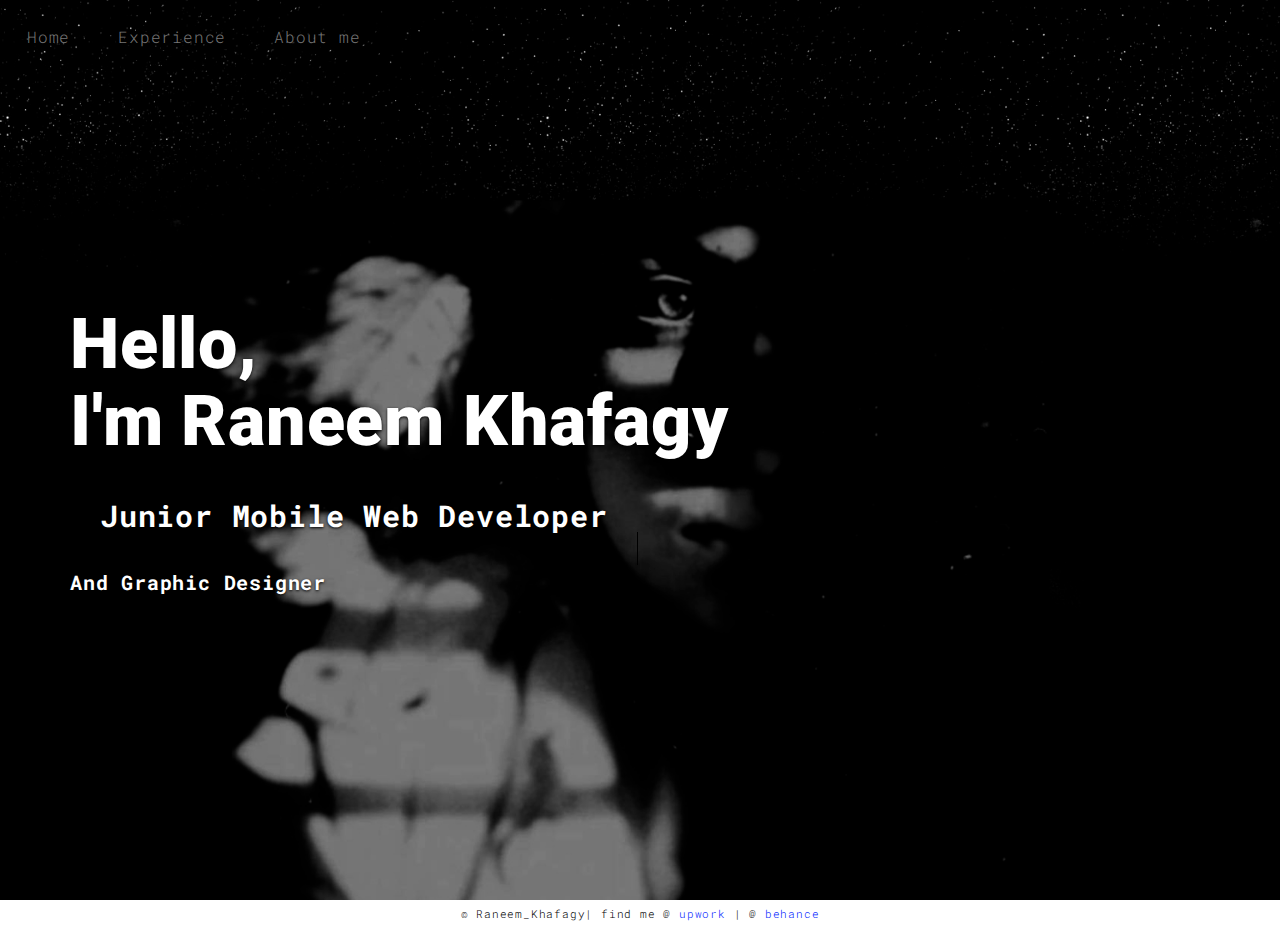
<file: index.html>
<!DOCTYPE html>
<html lang="en">

<head>
  <meta charset="UTF-8">
  <!-- Edge mode tells Internet Explorer to display content in the highest mode available. -->
  <meta content="IE=edge" http-equiv="X-UA-Compatible">
  <!--sets the width of the page to follow the screen-width of the device (which will vary depending on the device)-->
  <meta content="width=device-width,initial-scale=1" name="viewport">
  <!--describes and summarizes the contents of your page for the benefit of users and search engines-->
  <meta content="description" name="description">
  <link href="./images/r.ico" rel="icon">

  <title>Home</title>

  <link href="./css/main.css" rel="stylesheet">

  <nav class="nav">
    <div id="mainListDiv" class="main_list">
      <ul class="navlinks">
        <li><a class="active" href="./index.html">Home</a></li>
        <li><a href="./experience.html">Experience</a></li>
        <li><a href="./about.html">About me</a></li>
      </ul>
    </div>
    </div>
  </nav>
</head>

<body>

  <div class="homepage hero-full-container background-image-container white-text-container" style="background-image: url('./images/space.jpg')">
    <div class="container">
      <div class="row">
        <div class="col-xs-12">
          <div class="hero-full-wrapper">
            <div class="text-content">
          <h1>Hello,<br>

            I'm Raneem Khafagy<br></h1>
          <h2>Junior Mobile Web Developer<br></h2>
          <h3>And Graphic Designer</h3>
        </div>
          </div>
        </div>
      </div>
    </div>
  </div>


  <footer>
    <p>© Raneem_Khafagy| find me @ <a href="https://www.upwork.com/freelancers/~01068772bd94230130">upwork</a>
      | @ <a href="https://www.behance.net/Raneemkhafagy">behance</a></p>
  </footer>
</body>

</html>
</file>
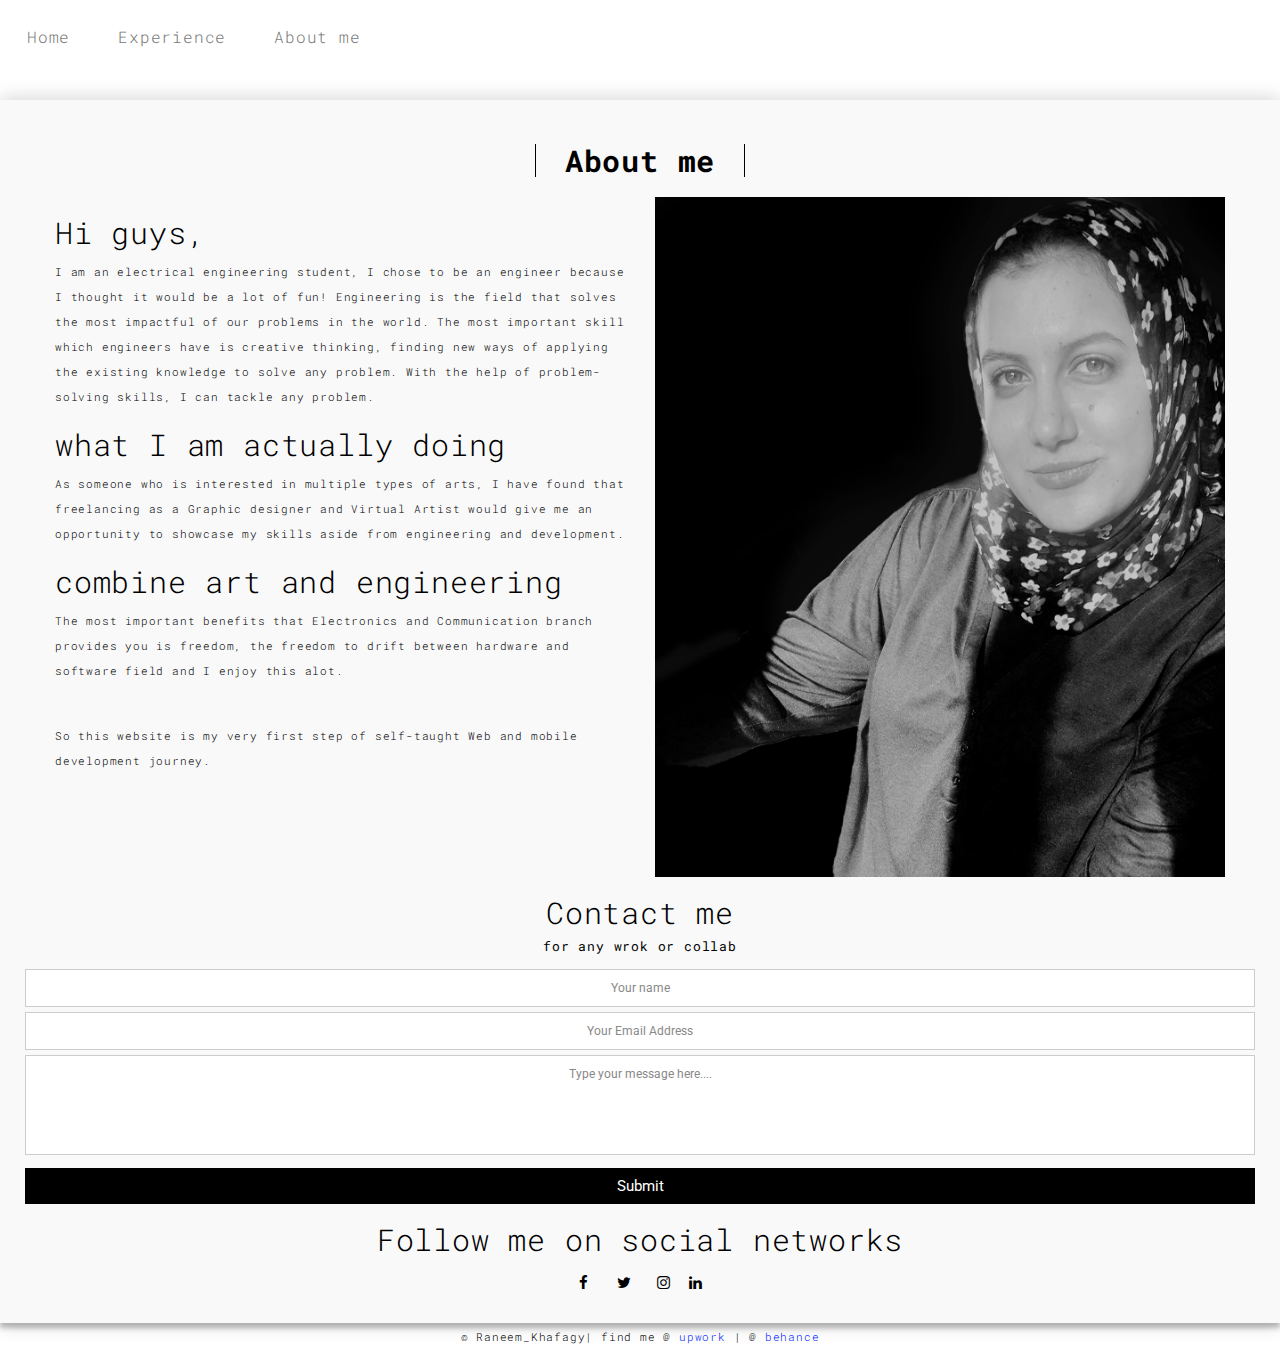
<file: about.html>
<!DOCTYPE html>
<html lang="en">

<head>
  <meta charset="UTF-8">
  <!-- Edge mode tells Internet Explorer to display content in the highest mode available. -->
  <meta content="IE=edge" http-equiv="X-UA-Compatible">
  <!--sets the width of the page to follow the screen-width of the device (which will vary depending on the device)-->
  <meta content="width=device-width,initial-scale=1" name="viewport">

  <link href="./images/r.ico" rel="icon">

  <title>About Raneem</title>

  <link href="./css/main.css" rel="stylesheet">
</head>
<nav class="nav">
  <div id="mainListDiv" class="main_list">
    <ul class="navlinks">
      <li><a href="./index.html">Home</a></li>
      <li><a href="./experience.html">Experience</a></li>
      <li><a class="active" href="./about.html">About me</a></li>
    </ul>
  </div>

  </div>
</nav>

<body>

  <section data-nav="Section 1" id="frame">
  <div class="container">
      <div class="row">
        <div class="text-center">
          <h2>About me</h2>
        </div>
        <div class="row">

          <div class=" col-xs-12 col-md-6">
            <h3>Hi guys,</h3>
            <p>I am an electrical engineering student,
              I chose to be an engineer because I thought it would be a lot of fun!
              Engineering is the field that solves the most impactful of our problems in the world.
              The most important skill which engineers have is creative thinking, finding new ways of applying the existing knowledge to solve any problem.
              With the help of problem-solving skills, I can tackle any problem.
            </p>
            <h3>what I am actually doing</h3>
            <p>As someone who is interested in multiple types of arts, 
              I have found that freelancing as a Graphic designer and Virtual Artist 
              would give me an opportunity to showcase my skills aside from engineering and development.
            </p>
            <h3>combine art and engineering</h3>
            <p>The most important benefits that Electronics and Communication branch provides you is freedom,
              the freedom to drift between hardware and software field and I enjoy this alot.
             </p>
            <br>
            <p>So this website is my very first step of self-taught Web and mobile development journey.</p>
              
          </div>

          <div class=" col-xs-12 col-md-6">

              <img src="./images/profil.jpg" class="img-responsive" alt="">


          </div>
        </div>
      </div>
    </div>

    <form action="mailto:raneemkhafagy@gmail.com" method="post" id="form" enctype="text/plain" class="contact-form">
      <h3 class="text-center">Contact me</h3>
      <h4 class="text-center">for any wrok or collab</h4>

      <input placeholder="Your name" type="text" name="name" tabindex="1" required>

      <input placeholder="Your Email Address" type="email" name="mail" tabindex="2">

      <textarea  placeholder="Type your message here...." tabindex="5" name="message"></textarea>

      <button name="submit" type="submit" id="contact-submit" value="Send">Submit</button>

      <div class="text-center">
        <h3>Follow me on social networks</h3>
        <a href="https://www.facebook.com/profile.php?id=100007644077272" class="fa-icon">
          <i class="fa fa-facebook"></i>
        </a>
        <a href="https://twitter.com/Raneem__Khafagy" class="fa-icon">
          <i class="fa fa-twitter"></i>
        </a>
        <a class="fa-icon fa-icon-2x" href="https://www.instagram.com/raneem_khafagy/">
          <i class="fa fa-instagram"></i>
          <a href="https://www.linkedin.com/in/raneem-khafagy-60b59a168/" class="fa-icon">
            <i class="fa fa-linkedin"></i>
          </a>
      </div>
    </form>
  </section>
</body>
<footer >
  <p>© Raneem_Khafagy| find me @ <a href="https://www.upwork.com/freelancers/~01068772bd94230130">upwork</a>
    | @ <a href="https://www.behance.net/Raneemkhafagy">behance</a></p>
</footer>

</html>
</file>
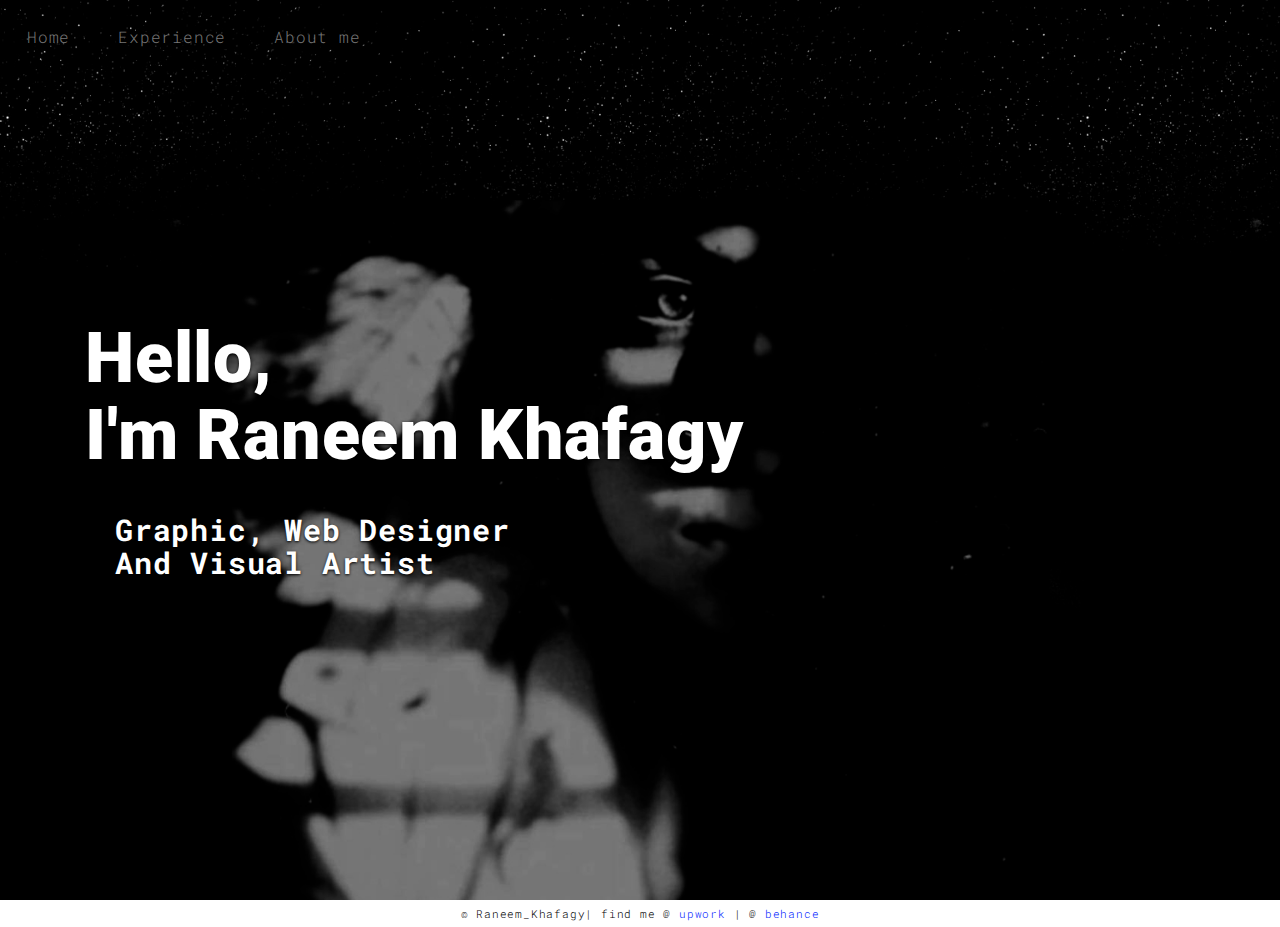
<file: blog homepage.html>
<!DOCTYPE html>
<html lang="en">

<head>
  <meta charset="UTF-8">
  <!-- Edge mode tells Internet Explorer to display content in the highest mode available. -->
  <meta content="IE=edge" http-equiv="X-UA-Compatible">
  <!--sets the width of the page to follow the screen-width of the device (which will vary depending on the device)-->
  <meta content="width=device-width,initial-scale=1" name="viewport">
  <!--describes and summarizes the contents of your page for the benefit of users and search engines-->
  <meta content="description" name="description">
  <link href="./images/r.ico" rel="icon">

  <title>Home</title>

  <link href="./css/main.css" rel="stylesheet">

    <nav class="nav">
            <div id="mainListDiv" class="main_list">
                <ul class="navlinks">
                  <li><a class="active"href="./index.html">Home</a></li>
                  <li><a href="./experience.html">Experience</a></li>
                  <li><a href="./about.html">About me</a></li>
                </ul>
            </div>
        </div>
    </nav>
  </header>

  <body>

  <div class="homepage hero-full-container background-image-container white-text-container" style="background-image: url('./images/space.jpg')">
    <div class="container">

        <div class="col-xs-12">
          <div class="hero-full-wrapper">
            <div class="text-content">
              <h1>Hello,<br>

                I'm Raneem Khafagy<br></h1>
              <h2>Graphic, Web Designer<br>
                And Visual Artist</h2>


            </div>
          </div>
        </div>
      </div>

  </div>


  <footer>
          <p>© Raneem_Khafagy| find me @ <a href="https://www.upwork.com/freelancers/~01068772bd94230130">upwork</a>
            | @ <a href="https://www.behance.net/Raneemkhafagy">behance</a></p>
  </footer>
</body>
</html>
</file>
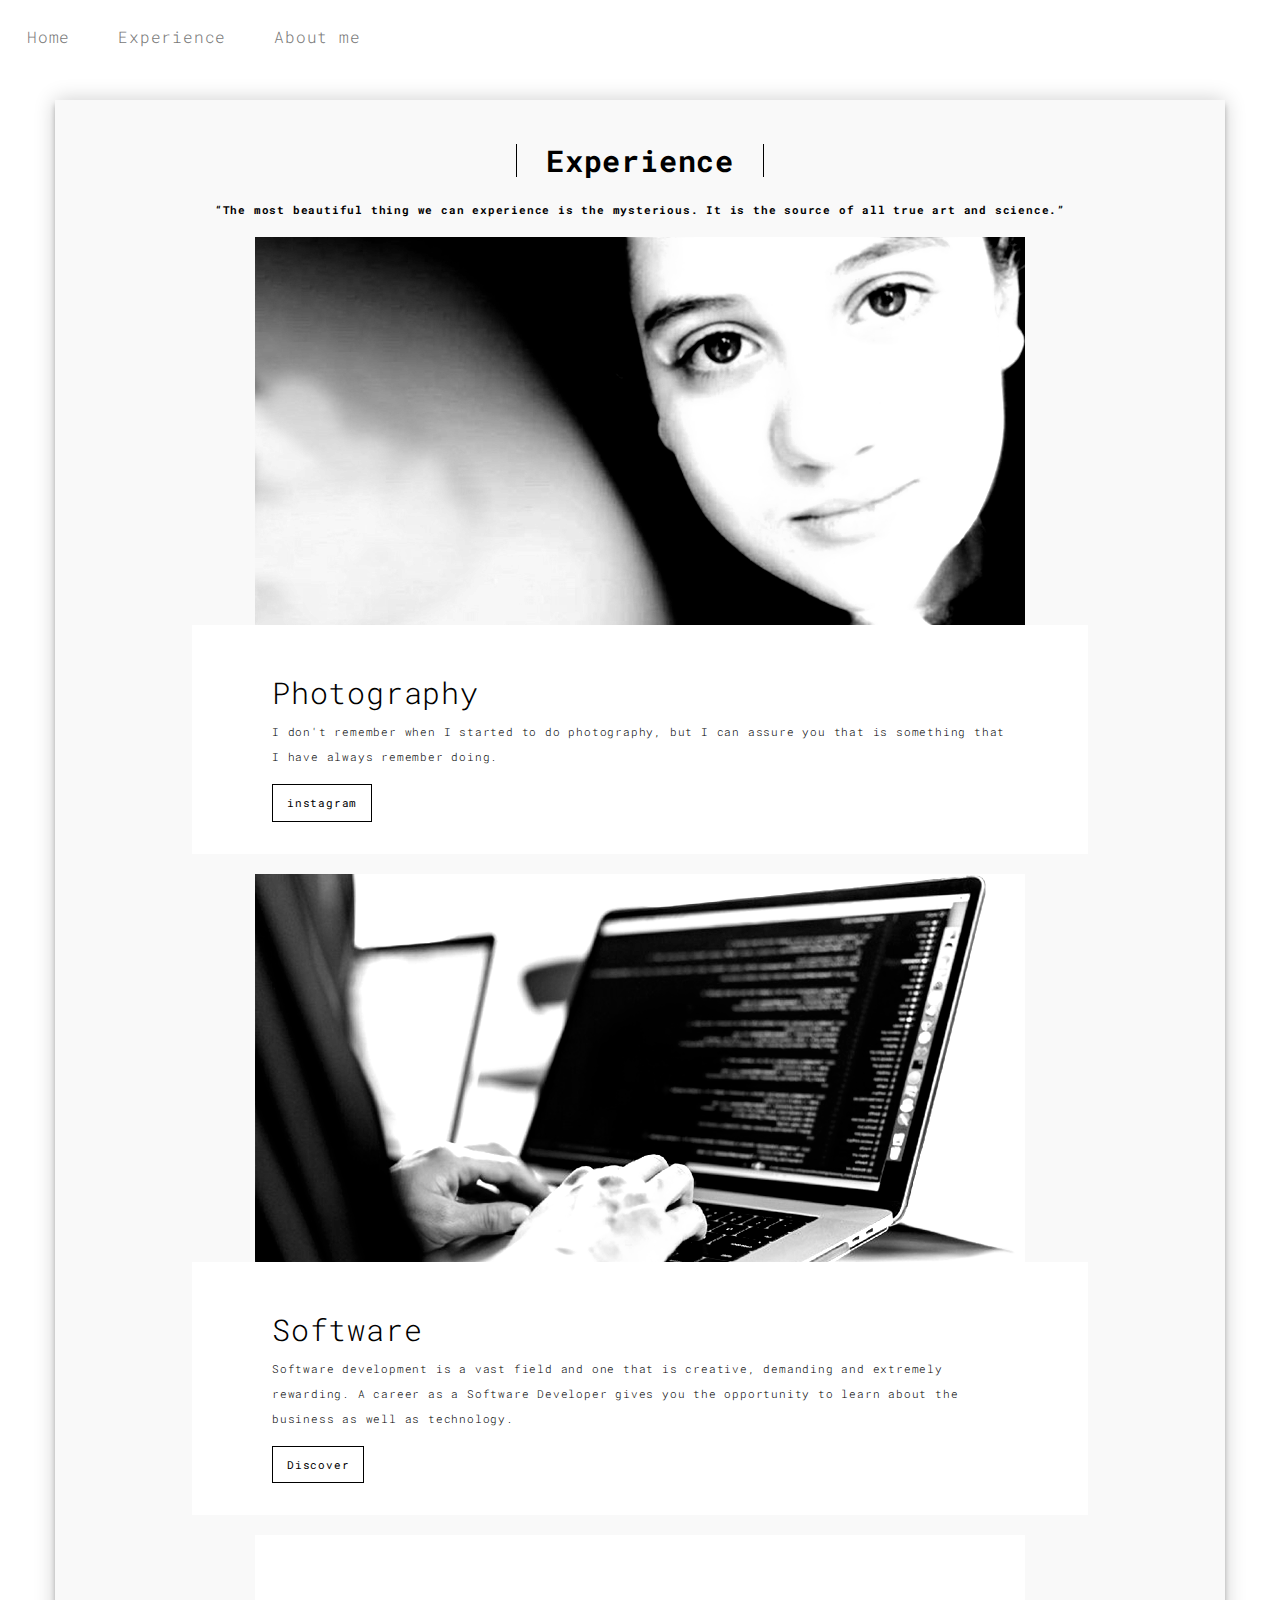
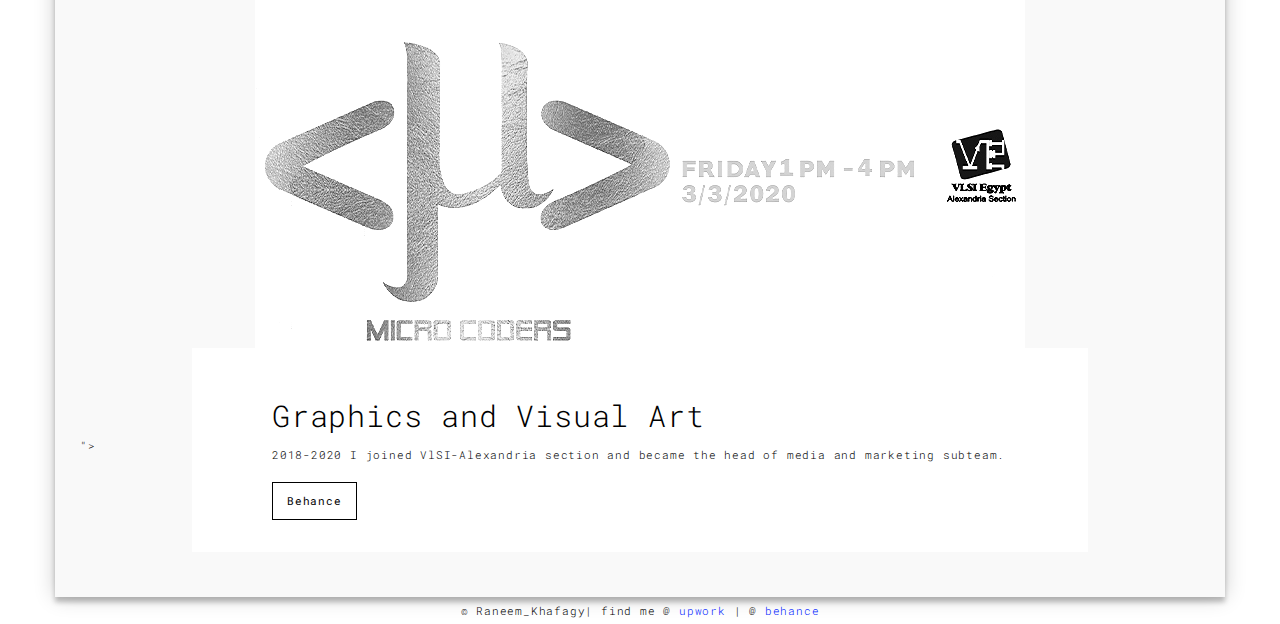
<file: experience.html>
<!DOCTYPE html>
<html lang="en">

<head>
  <meta charset="UTF-8">
  <!-- Edge mode tells Internet Explorer to display content in the highest mode available. -->
  <meta content="IE=edge" http-equiv="X-UA-Compatible">
  <!--sets the width of the page to follow the screen-width of the device (which will vary depending on the device)-->
  <meta content="width=device-width,initial-scale=1" name="viewport">
  <link href="./images/r.ico" rel="icon">

  <title>Experience</title>

  <link href="./css/main.css" rel="stylesheet">
</head>
<nav class="nav">
  <div id="mainListDiv" class="main_list">
    <ul class="navlinks">
      <li><a href="./index.html">Home</a></li>
      <li><a class="active" href="./experience.html">Experience</a></li>
      <li><a href="./about.html">About me</a></li>
    </ul>
  </div>
</nav>



<div class="container" id="frame">
  <div class="row">
    <div class="text-center">
      <h1 class="h2">Experience</h1>
      <p class="bold"><q>The most beautiful thing we can experience is the mysterious. It is the source of all true art and science.</q></p>
    </div>

    <div class="col-md-12">
      <div class="item active">

        <div class="experience">

          <a href="https://www.instagram.com/raneem_khafagy/" class="black-image-project-hover">
            <img src="./images/work01-hover.jpg" alt="" class="img-responsive center-block">

          </a>
          <div class="card-container card-container-lg">

            <h3>Photography</h3>
            <p>I don't remember when I started to do photography, but I can assure you that is something that I have always remember doing.</p>
            <a href="https://www.instagram.com/raneem_khafagy/" class="btn btn-default">instagram</a>
          </div>
        </div>
        <div class="experience">
          <a href="https://www.upwork.com/freelancers/~01068772bd94230130" class="black-image-project-hover">
            <img src="./images/work02-hover.jpg" alt="" class="img-responsive center-block">
          </a>
          <div class="card-container card-container-lg">

            <h3>Software</h3>
            <p>Software development is a vast field and one that is creative, demanding and extremely rewarding. A career as a Software Developer gives you the opportunity to learn about the business as well as technology.</p>
            <a href="./software.html" class="btn btn-default">Discover</a>
          </div>
        </div>
        <div class="experience">
          <a href="./work.html" class="black-image-project-hover">
            <img src="./images/work03-hover.jpg" alt="" class="img-responsive center-block">
          </a>">
          </a>
          <div class="card-container card-container-lg">

            <h3>Graphics and Visual Art</h3>
            <p>2018-2020 I joined VlSI-Alexandria section and became the head of media and marketing subteam. </p>
            <a href="https://www.behance.net/Raneemkhafagy" class="btn btn-default">Behance</a>
          </div>
        </div>

      </div>

    </div>

  </div>

</div>



<footer>
  <p>© Raneem_Khafagy| find me @ <a href="https://www.upwork.com/freelancers/~01068772bd94230130">upwork</a>
    | @ <a href="https://www.behance.net/Raneemkhafagy">behance</a></p>
</footer>

</html>
</file>
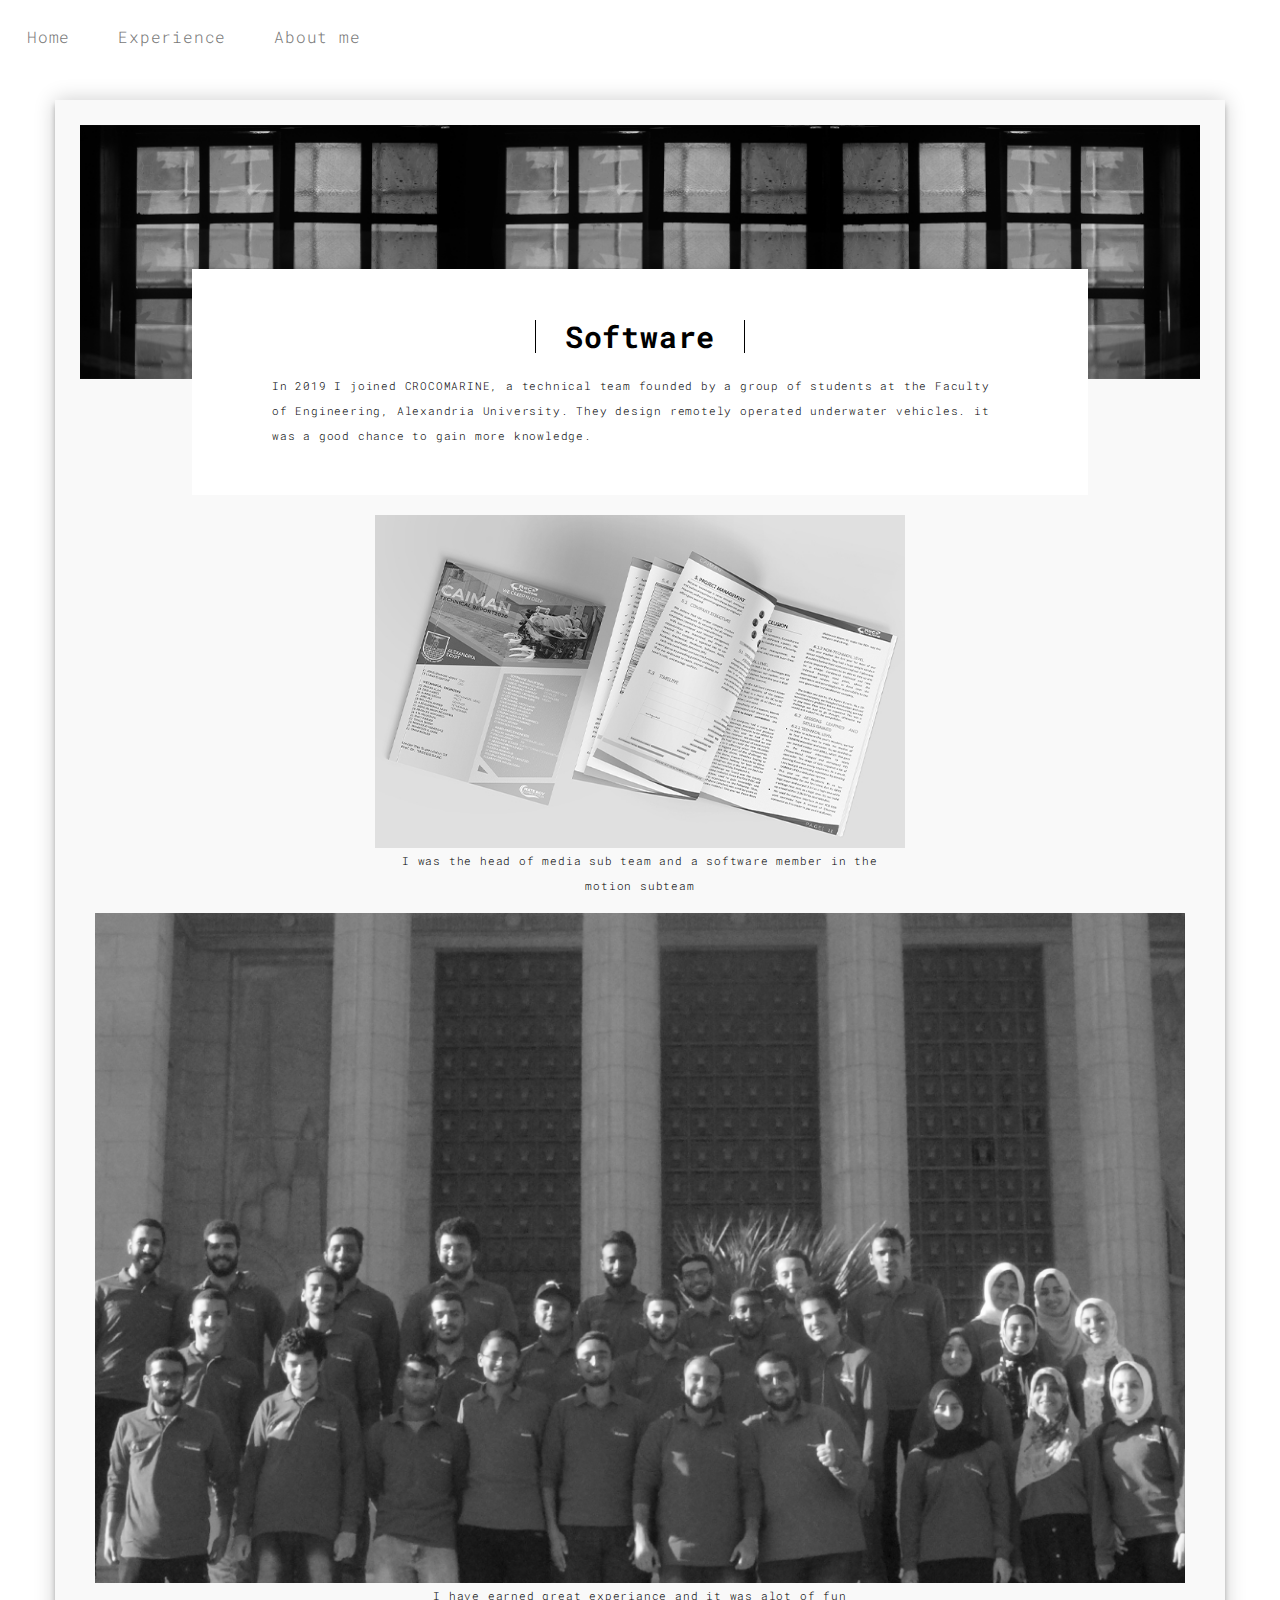
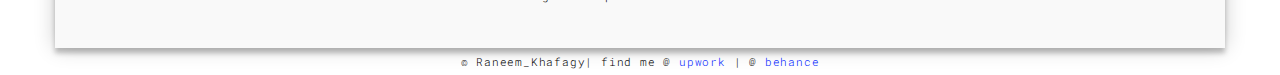
<file: software.html>
<!DOCTYPE html>
<html lang="en">

<head>
  <meta charset="UTF-8">
  <!-- Edge mode tells Internet Explorer to display content in the highest mode available. -->
  <meta content="IE=edge" http-equiv="X-UA-Compatible">
  <!--sets the width of the page to follow the screen-width of the device (which will vary depending on the device)-->
  <meta content="width=device-width,initial-scale=1" name="viewport">
  <!--describes and summarizes the contents of your page for the benefit of users and search engines-->
  <meta content="description" name="description">
  <link href="./images/r.ico" rel="icon">

  <title>Software</title>

  <link href="./css/main.css" rel="stylesheet">

</head>
<nav class="nav">
  <div id="mainListDiv" class="main_list">
    <ul class="navlinks">
      <li><a href="./index.html">Home</a></li>
      <li><a href="./experience.html">Experience</a></li>
      <li><a class="active" href="./about.html">About me</a></li>
    </ul>
  </div>
</nav>

<body>

  <div class="container" id="frame">
    <div class="row">
      <div class="col-xs-12">
        <img src="./images/software/work001-01.jpg" class="img-responsive" alt="">
        <div class="card-container">
          <div class="text-center">
            <h2>Software</h2>
          </div>
          <p>In 2019 I joined CROCOMARINE, a technical team founded by a group of students at the Faculty of Engineering, Alexandria University. They design remotely operated underwater vehicles.
            it was a good chance to gain more knowledge.
          </p>
        </div>
      </div>
    </div>
    <div class="center">
 
        <div class="col-xs-12">
           
          <a href="https://www.behance.net/gallery/95457759/Technical_Report-for-CrocoMarine-company_2020">
            <img src="./images/software/work001-02.jpg" class="img-responsive" alt="">
          </a>
        
          <p class="text-center">I was the head of media sub team and a software member in the motion subteam</p>
        </div>
      </div>

    

    <div class="col-xs-12">
      <img src="./images/software/work001-04.jpg" class="img-responsive" alt="">
      <p class="text-center">I have earned great experiance and it was alot of fun</p>
    </div>
  </div>

  <footer class="footer-container text-center">
    <div class="container">
      <div class="row">

        <p>© Raneem_Khafagy| find me @ <a href="https://www.upwork.com/freelancers/~01068772bd94230130">upwork</a>
          | @ <a href="https://www.behance.net/Raneemkhafagy">behance</a></p>

      </div>
    </div>
  </footer>

</body>

</html>
</file>
<file: css/main.css>
@import url(https://fonts.googleapis.com/css?family=Roboto:900|Roboto+Mono:300,400,700);
@import url(https://maxcdn.bootstrapcdn.com/font-awesome/4.7.0/css/font-awesome.min.css);
@import "navbar_style.css";
@import "footer_style.css";
@import "home.css";
@import "contactme.css";

/*I usedBootstrap v3.3.7 (http://getbootstrap.com)*/
html {
  font-family: sans-serif;
  -ms-text-size-adjust: 100%;
  -webkit-text-size-adjust: 100%;
  margin: 0;
}
html {
  font-family: sans-serif;
  -ms-text-size-adjust: 100%;
  -webkit-text-size-adjust: 100%
}

body {
  margin: 0
}

a {
  background-color: transparent
}

a:active, a:hover {
  outline: 0
}

h1 {
  font-size: 2em;
  margin: .67em 0
}

*, :after, :before {
  -webkit-box-sizing: border-box;
  -moz-box-sizing: border-box;
  box-sizing: border-box
}

body {
  font-family: Roboto Mono, Helvetica, Arial, sans-serif;
  font-size: 11px;
  line-height: 1.78;
  padding: 0;
  margin :0
}

select, textarea {
  font-family: inherit;
  font-size: inherit;
  line-height: inherit
}

a {
  color: #001aff;
  text-decoration: none
}

a:focus, a:hover {
  color: #0012b3;
  text-decoration: underline
}

a:focus {
  outline: 5px auto -webkit-focus-ring-color;
  outline-offset: -2px
}

img {
  vertical-align: middle
}

.img-responsive {
  display: block;
  max-width: 100%;
  height: auto
}

.img-rounded {
  border-radius: 0
}

.img-thumbnail {
  padding: 4px;
  line-height: 1.78;
  background-color: #fff;
  border: 1px solid #ddd;
  border-radius: 0;
  -webkit-transition: all .2s ease-in-out;
  -o-transition: all .2s ease-in-out;
  transition: all .2s ease-in-out;
  display: inline-block;
  max-width: 100%;
  height: auto
}

.img-circle {
  border-radius: 50%
}

.sr-only {
  position: absolute;
  width: 1px;
  height: 1px;
  margin: -1px;
  padding: 0;
  overflow: hidden;
  clip: rect(0, 0, 0, 0);
  border: 0
}

.sr-only-focusable:active, .sr-only-focusable:focus {
  position: static;
  width: auto;
  height: auto;
  margin: 0;
  overflow: visible;
  clip: auto
}

.h1, .h2, .h3, .h4, h1, h2, h3, h4 {
  font-family: Roboto Mono, Helvetica, Arial, sans-serif;
  font-weight: 700;
  line-height: 1.1;
  color: #000
}

.h1, .h2, .h3, h1, h2, h3 {
  margin-top: 19px;
  margin-bottom: 9.5px
}

.h4, h4 {
  margin-top: 9.5px;
  margin-bottom: 9.5px
}

.h1, h1 {
  font-size: 70px
}

.h2, h2 {
  font-size: 30px
}

.h3, h3 {
  font-size: 20px
}

.h4, h4 {
  font-size: 11px
}

p {
  margin: 0 0 9.5px
}

p.bold{
  font-weight: bold;
}

p.underline{
  text-decoration: underline;
}

p.italic{
  font-style: italic;
}

.text-left {
  text-align: left
}

.text-right {
  text-align: right
}

.text-center {
  text-align: center
}

.text-justify {
  text-align: justify
}

ul {
  margin-top: 0;
  margin-bottom: 9.5px
}

.container {
  margin-right: auto;
  margin-left: auto;
  padding-left: 15px;
  padding-right: 15px;


}

.container:after, .container:before {
  content: " ";
  display: table
}

.container:after {
  clear: both
}

@media (min-width:768px) {
  .container {
    width: 750px
  }

}

@media (min-width:992px) {
  .container {
    width: 970px
  }

}

@media (min-width:1200px) {
  .container {
    width: 1170px
  }

}

.container-fluid {
  margin-right: auto;
  margin-left: auto;
  padding-left: 15px;
  padding-right: 15px
}

.container-fluid:after, .container-fluid:before {
  content: " ";
  display: table
}

.container-fluid:after {
  clear: both
}

.row {
  margin-left: -15px;
  margin-right: -15px
}

.row:after, .row:before {
  content: " ";
  display: table
}

.row:after {
  clear: both
}

.col-lg-1, .col-lg-2, .col-lg-3, .col-lg-4, .col-lg-5, .col-lg-6, .col-lg-7, .col-lg-8, .col-lg-9, .col-lg-10, .col-lg-11, .col-lg-12, .col-md-1, .col-md-2, .col-md-3, .col-md-4, .col-md-5, .col-md-6, .col-md-7, .col-md-8, .col-md-9, .col-md-10, .col-md-11, .col-md-12, .col-sm-1, .col-sm-2, .col-sm-3, .col-sm-4, .col-sm-5, .col-sm-6, .col-sm-7, .col-sm-8, .col-sm-9, .col-sm-10, .col-sm-11, .col-sm-12, .col-xs-1, .col-xs-2, .col-xs-3, .col-xs-4, .col-xs-5, .col-xs-6, .col-xs-7, .col-xs-8, .col-xs-9, .col-xs-10, .col-xs-11, .col-xs-12 {
  position: relative;
  min-height: 1px;
  padding-left: 15px;
  padding-right: 15px
}

.col-xs-1, .col-xs-2, .col-xs-3, .col-xs-4, .col-xs-5, .col-xs-6, .col-xs-7, .col-xs-8, .col-xs-9, .col-xs-10, .col-xs-11, .col-xs-12 {
  float: left
}

.col-xs-1 {
  width: 8.33333%
}

.col-xs-2 {
  width: 16.66667%
}

.col-xs-3 {
  width: 25%
}

.col-xs-4 {
  width: 33.33333%
}

.col-xs-5 {
  width: 41.66667%
}

.col-xs-6 {
  width: 50%
}

.col-xs-7 {
  width: 58.33333%
}

.col-xs-8 {
  width: 66.66667%
}

.col-xs-9 {
  width: 75%
}

.col-xs-10 {
  width: 83.33333%
}

.col-xs-11 {
  width: 91.66667%
}

.col-xs-12 {
  width: 100%
}

.col-xs-pull-0 {
  right: auto
}

.col-xs-pull-1 {
  right: 8.33333%
}

.col-xs-pull-2 {
  right: 16.66667%
}

.col-xs-pull-3 {
  right: 25%
}

.col-xs-pull-4 {
  right: 33.33333%
}

.col-xs-pull-5 {
  right: 41.66667%
}

.col-xs-pull-6 {
  right: 50%
}

.col-xs-pull-7 {
  right: 58.33333%
}

.col-xs-pull-8 {
  right: 66.66667%
}

.col-xs-pull-9 {
  right: 75%
}

.col-xs-pull-10 {
  right: 83.33333%
}

.col-xs-pull-11 {
  right: 91.66667%
}

.col-xs-pull-12 {
  right: 100%
}

.col-xs-push-0 {
  left: auto
}

.col-xs-push-1 {
  left: 8.33333%
}

.col-xs-push-2 {
  left: 16.66667%
}

.col-xs-push-3 {
  left: 25%
}

.col-xs-push-4 {
  left: 33.33333%
}

.col-xs-push-5 {
  left: 41.66667%
}

.col-xs-push-6 {
  left: 50%
}

.col-xs-push-7 {
  left: 58.33333%
}

.col-xs-push-8 {
  left: 66.66667%
}

.col-xs-push-9 {
  left: 75%
}

.col-xs-push-10 {
  left: 83.33333%
}

.col-xs-push-11 {
  left: 91.66667%
}

.col-xs-push-12 {
  left: 100%
}

.col-xs-offset-0 {
  margin-left: 0
}

.col-xs-offset-1 {
  margin-left: 8.33333%
}

.col-xs-offset-2 {
  margin-left: 16.66667%
}

.col-xs-offset-3 {
  margin-left: 25%
}

.col-xs-offset-4 {
  margin-left: 33.33333%
}

.col-xs-offset-5 {
  margin-left: 41.66667%
}

.col-xs-offset-6 {
  margin-left: 50%
}

.col-xs-offset-7 {
  margin-left: 58.33333%
}

.col-xs-offset-8 {
  margin-left: 66.66667%
}

.col-xs-offset-9 {
  margin-left: 75%
}

.col-xs-offset-10 {
  margin-left: 83.33333%
}

.col-xs-offset-11 {
  margin-left: 91.66667%
}

.col-xs-offset-12 {
  margin-left: 100%
}

@media (min-width:768px) {
  .col-sm-1, .col-sm-2, .col-sm-3, .col-sm-4, .col-sm-5, .col-sm-6, .col-sm-7, .col-sm-8, .col-sm-9, .col-sm-10, .col-sm-11, .col-sm-12 {
    float: left
  }

  .col-sm-1 {
    width: 8.33333%
  }

  .col-sm-2 {
    width: 16.66667%
  }

  .col-sm-3 {
    width: 25%
  }

  .col-sm-4 {
    width: 33.33333%
  }

  .col-sm-5 {
    width: 41.66667%
  }

  .col-sm-6 {
    width: 50%
  }

  .col-sm-7 {
    width: 58.33333%
  }

  .col-sm-8 {
    width: 66.66667%
  }

  .col-sm-9 {
    width: 75%
  }

  .col-sm-10 {
    width: 83.33333%
  }

  .col-sm-11 {
    width: 91.66667%
  }

  .col-sm-12 {
    width: 100%
  }

  .col-sm-pull-0 {
    right: auto
  }

  .col-sm-pull-1 {
    right: 8.33333%
  }

  .col-sm-pull-2 {
    right: 16.66667%
  }

  .col-sm-pull-3 {
    right: 25%
  }

  .col-sm-pull-4 {
    right: 33.33333%
  }

  .col-sm-pull-5 {
    right: 41.66667%
  }

  .col-sm-pull-6 {
    right: 50%
  }

  .col-sm-pull-7 {
    right: 58.33333%
  }

  .col-sm-pull-8 {
    right: 66.66667%
  }

  .col-sm-pull-9 {
    right: 75%
  }

  .col-sm-pull-10 {
    right: 83.33333%
  }

  .col-sm-pull-11 {
    right: 91.66667%
  }

  .col-sm-pull-12 {
    right: 100%
  }

  .col-sm-push-0 {
    left: auto
  }

  .col-sm-push-1 {
    left: 8.33333%
  }

  .col-sm-push-2 {
    left: 16.66667%
  }

  .col-sm-push-3 {
    left: 25%
  }

  .col-sm-push-4 {
    left: 33.33333%
  }

  .col-sm-push-5 {
    left: 41.66667%
  }

  .col-sm-push-6 {
    left: 50%
  }

  .col-sm-push-7 {
    left: 58.33333%
  }

  .col-sm-push-8 {
    left: 66.66667%
  }

  .col-sm-push-9 {
    left: 75%
  }

  .col-sm-push-10 {
    left: 83.33333%
  }

  .col-sm-push-11 {
    left: 91.66667%
  }

  .col-sm-push-12 {
    left: 100%
  }

  .col-sm-offset-0 {
    margin-left: 0
  }

  .col-sm-offset-1 {
    margin-left: 8.33333%
  }

  .col-sm-offset-2 {
    margin-left: 16.66667%
  }

  .col-sm-offset-3 {
    margin-left: 25%
  }

  .col-sm-offset-4 {
    margin-left: 33.33333%
  }

  .col-sm-offset-5 {
    margin-left: 41.66667%
  }

  .col-sm-offset-6 {
    margin-left: 50%
  }

  .col-sm-offset-7 {
    margin-left: 58.33333%
  }

  .col-sm-offset-8 {
    margin-left: 66.66667%
  }

  .col-sm-offset-9 {
    margin-left: 75%
  }

  .col-sm-offset-10 {
    margin-left: 83.33333%
  }

  .col-sm-offset-11 {
    margin-left: 91.66667%
  }

  .col-sm-offset-12 {
    margin-left: 100%
  }
}

@media (min-width:992px) {
  .col-md-1, .col-md-2, .col-md-3, .col-md-4, .col-md-5, .col-md-6, .col-md-7, .col-md-8, .col-md-9, .col-md-10, .col-md-11, .col-md-12 {
    float: left
  }

  .col-md-1 {
    width: 8.33333%
  }

  .col-md-2 {
    width: 16.66667%
  }

  .col-md-3 {
    width: 25%
  }

  .col-md-4 {
    width: 33.33333%
  }

  .col-md-5 {
    width: 41.66667%
  }

  .col-md-6 {
    width: 50%
  }

  .col-md-7 {
    width: 58.33333%
  }

  .col-md-8 {
    width: 66.66667%
  }

  .col-md-9 {
    width: 75%
  }

  .col-md-10 {
    width: 83.33333%
  }

  .col-md-11 {
    width: 91.66667%
  }

  .col-md-12 {
    width: 100%
  }

  .col-md-pull-0 {
    right: auto
  }

  .col-md-pull-1 {
    right: 8.33333%
  }

  .col-md-pull-2 {
    right: 16.66667%
  }

  .col-md-pull-3 {
    right: 25%
  }

  .col-md-pull-4 {
    right: 33.33333%
  }

  .col-md-pull-5 {
    right: 41.66667%
  }

  .col-md-pull-6 {
    right: 50%
  }

  .col-md-pull-7 {
    right: 58.33333%
  }

  .col-md-pull-8 {
    right: 66.66667%
  }

  .col-md-pull-9 {
    right: 75%
  }

  .col-md-pull-10 {
    right: 83.33333%
  }

  .col-md-pull-11 {
    right: 91.66667%
  }

  .col-md-pull-12 {
    right: 100%
  }

  .col-md-push-0 {
    left: auto
  }

  .col-md-push-1 {
    left: 8.33333%
  }

  .col-md-push-2 {
    left: 16.66667%
  }

  .col-md-push-3 {
    left: 25%
  }

  .col-md-push-4 {
    left: 33.33333%
  }

  .col-md-push-5 {
    left: 41.66667%
  }

  .col-md-push-6 {
    left: 50%
  }

  .col-md-push-7 {
    left: 58.33333%
  }

  .col-md-push-8 {
    left: 66.66667%
  }

  .col-md-push-9 {
    left: 75%
  }

  .col-md-push-10 {
    left: 83.33333%
  }

  .col-md-push-11 {
    left: 91.66667%
  }

  .col-md-push-12 {
    left: 100%
  }

  .col-md-offset-0 {
    margin-left: 0
  }

  .col-md-offset-1 {
    margin-left: 8.33333%
  }

  .col-md-offset-2 {
    margin-left: 16.66667%
  }

  .col-md-offset-3 {
    margin-left: 25%
  }

  .col-md-offset-4 {
    margin-left: 33.33333%
  }

  .col-md-offset-5 {
    margin-left: 41.66667%
  }

  .col-md-offset-6 {
    margin-left: 50%
  }

  .col-md-offset-7 {
    margin-left: 58.33333%
  }

  .col-md-offset-8 {
    margin-left: 66.66667%
  }

  .col-md-offset-9 {
    margin-left: 75%
  }

  .col-md-offset-10 {
    margin-left: 83.33333%
  }

  .col-md-offset-11 {
    margin-left: 91.66667%
  }

  .col-md-offset-12 {
    margin-left: 100%
  }
}

@media (min-width:1200px) {
  .col-lg-1, .col-lg-2, .col-lg-3, .col-lg-4, .col-lg-5, .col-lg-6, .col-lg-7, .col-lg-8, .col-lg-9, .col-lg-10, .col-lg-11, .col-lg-12 {
    float: left
  }

  .col-lg-1 {
    width: 8.33333%
  }

  .col-lg-2 {
    width: 16.66667%
  }

  .col-lg-3 {
    width: 25%
  }

  .col-lg-4 {
    width: 33.33333%
  }

  .col-lg-5 {
    width: 41.66667%
  }

  .col-lg-6 {
    width: 50%
  }

  .col-lg-7 {
    width: 58.33333%
  }

  .col-lg-8 {
    width: 66.66667%
  }

  .col-lg-9 {
    width: 75%
  }

  .col-lg-10 {
    width: 83.33333%
  }

  .col-lg-11 {
    width: 91.66667%
  }

  .col-lg-12 {
    width: 100%
  }

  .col-lg-pull-0 {
    right: auto
  }

  .col-lg-pull-1 {
    right: 8.33333%
  }

  .col-lg-pull-2 {
    right: 16.66667%
  }

  .col-lg-pull-3 {
    right: 25%
  }

  .col-lg-pull-4 {
    right: 33.33333%
  }

  .col-lg-pull-5 {
    right: 41.66667%
  }

  .col-lg-pull-6 {
    right: 50%
  }

  .col-lg-pull-7 {
    right: 58.33333%
  }

  .col-lg-pull-8 {
    right: 66.66667%
  }

  .col-lg-pull-9 {
    right: 75%
  }

  .col-lg-pull-10 {
    right: 83.33333%
  }

  .col-lg-pull-11 {
    right: 91.66667%
  }

  .col-lg-pull-12 {
    right: 100%
  }

  .col-lg-push-0 {
    left: auto
  }

  .col-lg-push-1 {
    left: 8.33333%
  }

  .col-lg-push-2 {
    left: 16.66667%
  }

  .col-lg-push-3 {
    left: 25%
  }

  .col-lg-push-4 {
    left: 33.33333%
  }

  .col-lg-push-5 {
    left: 41.66667%
  }

  .col-lg-push-6 {
    left: 50%
  }

  .col-lg-push-7 {
    left: 58.33333%
  }

  .col-lg-push-8 {
    left: 66.66667%
  }

  .col-lg-push-9 {
    left: 75%
  }

  .col-lg-push-10 {
    left: 83.33333%
  }

  .col-lg-push-11 {
    left: 91.66667%
  }

  .col-lg-push-12 {
    left: 100%
  }

  .col-lg-offset-0 {
    margin-left: 0
  }

  .col-lg-offset-1 {
    margin-left: 8.33333%
  }

  .col-lg-offset-2 {
    margin-left: 16.66667%
  }

  .col-lg-offset-3 {
    margin-left: 25%
  }

  .col-lg-offset-4 {
    margin-left: 33.33333%
  }

  .col-lg-offset-5 {
    margin-left: 41.66667%
  }

  .col-lg-offset-6 {
    margin-left: 50%
  }

  .col-lg-offset-7 {
    margin-left: 58.33333%
  }

  .col-lg-offset-8 {
    margin-left: 66.66667%
  }

  .col-lg-offset-9 {
    margin-left: 75%
  }

  .col-lg-offset-10 {
    margin-left: 83.33333%
  }

  .col-lg-offset-11 {
    margin-left: 91.66667%
  }

  .col-lg-offset-12 {
    margin-left: 100%
  }
}


.btn {
  display: inline-block;
  margin-bottom: 0;
  font-weight: 400;
  text-align: center;
  vertical-align: middle;
  touch-action: manipulation;
  cursor: pointer;
  background-image: none;
  border: 1px solid transparent;
  white-space: nowrap;
  padding: 8px 14px;
  font-size: 11px;
  line-height: 1.78;
  border-radius: 0;
  -webkit-user-select: none;
  -moz-user-select: none;
  -ms-user-select: none;
  user-select: none
}

.btn-default {
  color: #000;
  background-color: transparent;
  border-color: #000
}

.badge {
  display: inline-block;
  min-width: 10px;
  padding: 3px 7px;
  font-size: 10px;
  font-weight: 700;
  color: #fff;
  line-height: 1;
  vertical-align: middle;
  white-space: nowrap;
  text-align: center;
  background-color: #777;
  border-radius: 10px
}

.badge:empty {
  display: none
}

.list-group-item.active>.badge {
  color: #001aff;
  background-color: #fff
}

.list-group-item>.badge {
  float: right
}

.list-group-item>.badge+.badge {
  margin-right: 5px
}

a.badge:focus, a.badge:hover {
  color: #fff;
  text-decoration: none;
  cursor: pointer
}

.clearfix:after, .clearfix:before {
  content: " ";
  display: table
}

.clearfix:after {
  clear: both
}

.center-block {
  display: block;
  margin-left: auto;
  margin-right: auto
}

@-ms-viewport {
  width: device-width
}

.white-text-container h1, .white-text-container h2, .white-text-container h3, .white-text-container h4, .white-text-container p {
  text-shadow: 0 1px 3px #000;
  color: #fff
}

.white-text-container a {
  color: #fff
}

.btn {
  -webkit-transition: all .2s linear;
  -o-transition: all .2s linear;
  transition: all .2s linear
}

.btn-default:focus, .btn-default:hover {
  color: #fff;
  background-color: #000;
  border-color: #000
}

body, p {
  font-weight: 300;
  letter-spacing: .8px;
  line-height: 25px
}

p {
  margin: 0 0 15px
}

.h2, h2 {
  position: relative;
  display: inline-block
}

.h2:after, .h2:before, h2:after, h2:before {
  content: "";
  position: absolute;
  height: 100%;
  background-color: #000;
  width: 1px
}

.h2:before, h2:before {
  left: 0
}

.h2:after, h2:after {
  right: 0
}

@media (min-width:992px) {
  .h2, h2 {
    padding: 0 30px
  }

}

@media (max-width:992px) {
  .h2:after, .h2:before, h2:after, h2:before {
    display: none
  }

}

.h1, .h2, .h3, h1, h2, h3 {
  margin-bottom: 20px
}

.fa-icon {
  color: #000;
  width: 32px;
  height: 32px;
  display: inline-block;
  line-height: 32px;
  font-size: 15px;
  text-align: center
}

textarea {
  max-width: 100%
}

@media (max-width:992px) {
  .address-container {
    margin-top: 20px
  }

}

.card-container {
  background-color: #fff;
  padding: 2rem 5rem;
  position: relative;
  width: 80%;
  margin: -10em auto 20px
}

@media (max-width:992px) {
  .card-container {
    padding: 2rem;
    margin-top: -5em
  }

}

@media (max-width:992px) {
  .card-container.card-container-lg {
    width: 95%;
    padding: 2rem 3em;
    margin-top: -10em
  }

}

.black-image-project-hover {
  display: block
}

.black-image-project-hover img {
  -webkit-filter: contrast(200%) grayscale(100%);
  filter: contrast(200%) grayscale(100%);
  -webkit-transition: all .1s linear;
  -o-transition: all .1s linear;
  transition: all .1s linear
}

.black-image-project-hover img:hover {
  filter: none
}

.col-md-12, .col-md-8, .col-md-6 {
  position: relative;
  min-height: 1px;
  padding-left: 15px;
  padding-right: 15px
}

@media (min-width:992px) {
  .col-md-6, .col-md-8, .col-md-12 {
    float: left
  }

  .col-md-12 {
    width: 100%
  }

  .col-md-8 {
    width: 66.66667%
  }

  .col-md-6 {
    width: 50%
  }

}



.section-container {
    padding: 60px 0;
}
</file>
